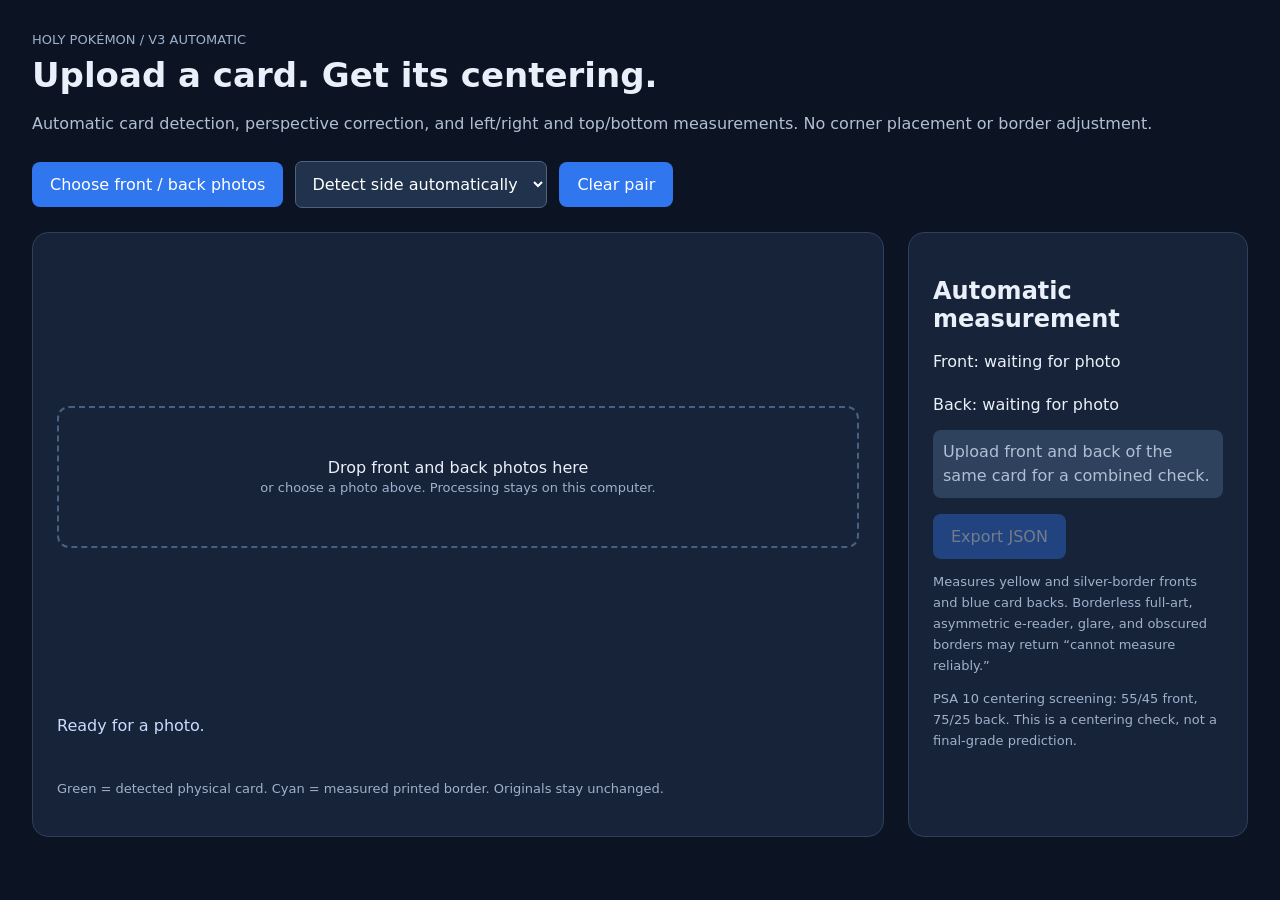
<file: holy_pokemon/centering_tool.html>
<!doctype html><html lang="en"><meta charset="utf-8"><meta name="viewport" content="width=device-width,initial-scale=1"><title>Automatic centering · Holy Pokémon</title>
<style>
[hidden]{display:none!important}*{box-sizing:border-box}body{margin:0;background:#0c1423;color:#eaf0fa;font:16px system-ui}main{max-width:1350px;margin:auto;padding:32px}h1{font-size:34px;margin:8px 0}p{color:#b0bfd4;line-height:1.6}.grid{display:grid;grid-template-columns:minmax(0,1fr) 340px;gap:24px}.panel{background:#172338;border:1px solid #2c3f5c;border-radius:16px;padding:24px}.toolbar{display:flex;align-items:center;gap:12px;margin:24px 0}button,.file{display:inline-block;border:0;border-radius:8px;padding:13px 18px;background:#3076ef;color:white;font:inherit;cursor:pointer}button:disabled{opacity:.4;cursor:default}select{background:#20324c;color:white;border:1px solid #4e6381;border-radius:7px;padding:12px;font:inherit}canvas{max-width:100%;max-height:72vh;display:block;margin:auto}#workspace{min-height:440px;display:grid;place-items:center}#empty{text-align:center;padding:50px;border:2px dashed #466282;border-radius:12px;width:100%}.small{font-size:13px;color:#9eb1cd}.ratio{font-size:25px;font-weight:650;margin:12px 0}.badge{background:#2e425e;padding:10px;border-radius:8px;line-height:1.5}#status{min-height:50px;color:#c9dcff}#error{color:#ffaba5}a{color:#9bcaff}@media(max-width:850px){.grid{grid-template-columns:1fr}main{padding:16px}}
</style><main><div class="small">HOLY POKÉMON / V3 AUTOMATIC</div><h1>Upload a card. Get its centering.</h1><p>Automatic card detection, perspective correction, and left/right and top/bottom measurements. No corner placement or border adjustment.</p>
<div class="toolbar"><label class="file">Choose front / back photos<input id="upload" type="file" accept="image/*" multiple hidden></label><select id="side" aria-label="Photo side"><option value="auto">Detect side automatically</option><option value="front">Front</option><option value="back">Back</option></select><button id="clear">Clear pair</button></div>
<div class="grid"><section class="panel"><div id="workspace"><div id="empty">Drop front and back photos here<br><span class="small">or choose a photo above. Processing stays on this computer.</span></div><canvas id="canvas" hidden></canvas></div><p id="status" aria-live="polite">Ready for a photo.</p><div id="error" role="alert"></div><p class="small">Green = detected physical card. Cyan = measured printed border. Originals stay unchanged.</p></section><aside class="panel"><h2>Automatic measurement</h2><div id="frontResult">Front: waiting for photo</div><div id="backResult" style="margin-top:24px">Back: waiting for photo</div><p id="band" class="badge">Upload front and back of the same card for a combined check.</p><button id="download" disabled>Export JSON</button><p class="small">Measures yellow and silver-border fronts and blue card backs. Borderless full-art, asymmetric e-reader, glare, and obscured borders may return “cannot measure reliably.”</p><p class="small">PSA 10 centering screening: 55/45 front, 75/25 back. This is a centering check, not a final-grade prediction.</p></aside></div></main>
<script>
const $=id=>document.getElementById(id),canvas=$('canvas'),ctx=canvas.getContext('2d');let results={},busy=false,queue=Promise.resolve();
async function api(data){let response=await fetch('/inspect',{method:'POST',headers:{'Content-Type':'application/json'},body:JSON.stringify(data)});let result=await response.json();if(!response.ok)throw Error(result.error||'Measurement failed');return result}
function render(){for(let side of ['front','back']){let el=$(side+'Result');el.replaceChildren();let r=results[side]?.result;let heading=document.createElement('strong');heading.textContent=side[0].toUpperCase()+side.slice(1);el.append(heading);if(!r){el.append(document.createTextNode(': waiting for photo'));continue}if(!r.ratios){let text=document.createElement('p');text.textContent='Cannot measure reliably: '+(r.reason||'unobservable border').replaceAll('_',' ');el.append(text);continue}let v=r.ratios,a=document.createElement('div'),b=document.createElement('div');a.className='ratio';a.textContent=`${v.left_pct.toFixed(1)} / ${v.right_pct.toFixed(1)} L–R`;b.textContent=`${v.top_pct.toFixed(1)} / ${v.bottom_pct.toFixed(1)} T–B`;el.append(a,b)}let f=results.front?.result.ratios,b=results.back?.result.ratios,fw=f?Math.max(f.max_horizontal_pct,f.max_vertical_pct):null,bw=b?Math.max(b.max_horizontal_pct,b.max_vertical_pct):null;$('band').textContent=(fw!==null&&fw>55)||(bw!==null&&bw>75)?'Outside PSA 10 centering screening band':f&&b?'Within PSA 10 centering screening band':f||b?'Measured side is within its screening band. Other side is still needed.':'No reliable centering measurement yet.';$('download').disabled=!Object.keys(results).length}
async function run(file,side){if(!file||busy)return;busy=true;$('error').textContent='';$('status').textContent='Detecting card and measuring printed borders…';try{let source=await new Promise((resolve,reject)=>{let reader=new FileReader();reader.onload=()=>resolve(reader.result);reader.onerror=reject;reader.readAsDataURL(file)});let image=new Image();image.src=source;await image.decode();let response=await api({image:source,side:side});results[response.side]={...response,filename:file.name};canvas.width=image.width;canvas.height=image.height;canvas.hidden=false;$('empty').hidden=true;ctx.drawImage(image,0,0);for(let [key,color]of [['outer_quad','#65ff8a'],['inner_quad','#4de3f7']]){let quad=response.result[key];if(!quad)continue;ctx.strokeStyle=color;ctx.lineWidth=Math.max(2,image.width/300);ctx.beginPath();quad.forEach(([x,y],i)=>i?ctx.lineTo(x,y):ctx.moveTo(x,y));ctx.closePath();ctx.stroke()}render();$('status').textContent=response.result.ratios?'Automatically measured '+response.side+'. No manual adjustments used.':'Automatic detection abstained. Try a sharper, straight-on photo with the full card visible.'}catch(error){$('error').textContent=error.message;$('status').textContent='Photo could not be processed.'}finally{busy=false}}
function enqueue(files){let side=$('side').value;for(let file of Array.from(files)){queue=queue.then(()=>run(file,side))}}
$('upload').onchange=e=>{enqueue(e.target.files);e.target.value=''};$('workspace').ondragover=e=>e.preventDefault();$('workspace').ondrop=e=>{e.preventDefault();enqueue(e.dataTransfer.files)};$('clear').onclick=()=>{if(busy)return;results={};canvas.hidden=true;$('empty').hidden=false;render();$('status').textContent='Ready for a new card pair.'};$('download').onclick=()=>{let report={mode:'AUTOMATIC_CENTERING_V3',measurements:results,grade_prediction:null};let url=URL.createObjectURL(new Blob([JSON.stringify(report,null,2)],{type:'application/json'}));let a=document.createElement('a');a.href=url;a.download='automatic-centering.json';a.click();setTimeout(()=>URL.revokeObjectURL(url),1000)};
</script></html>
</file>
